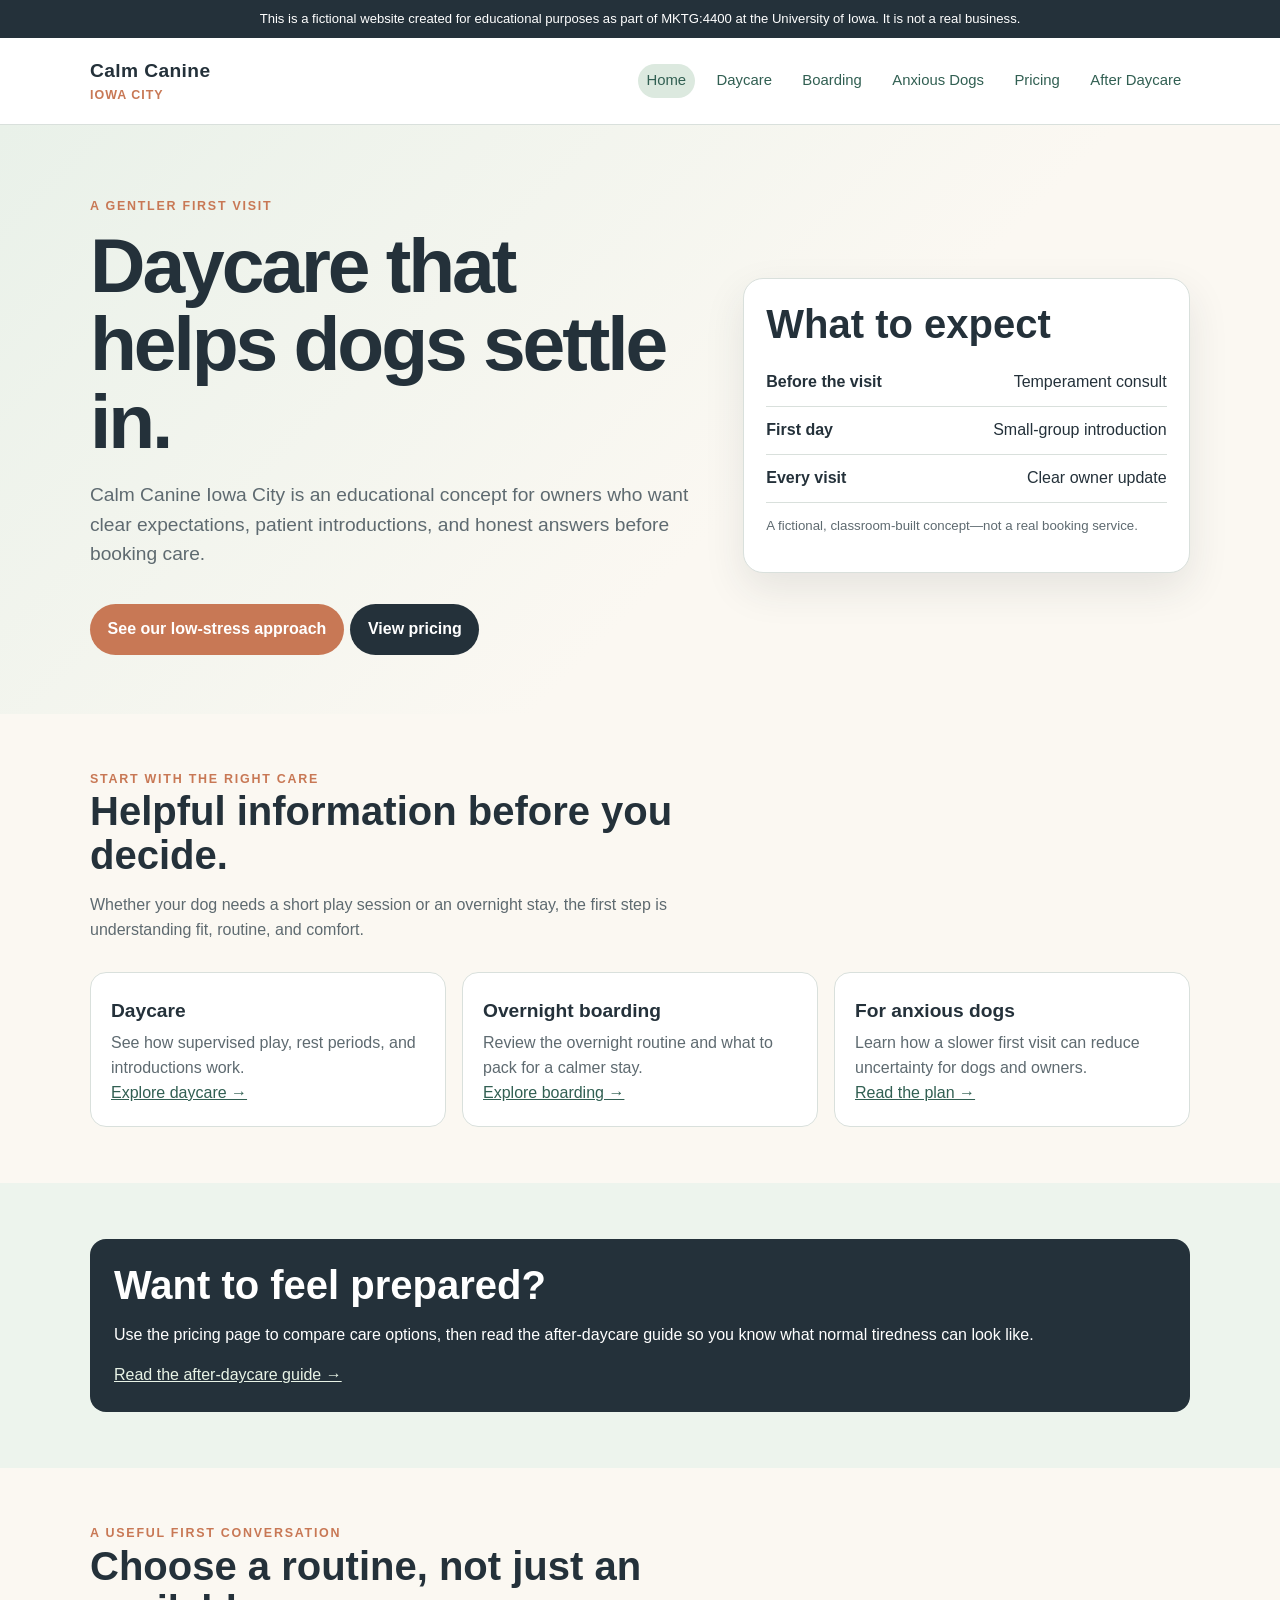
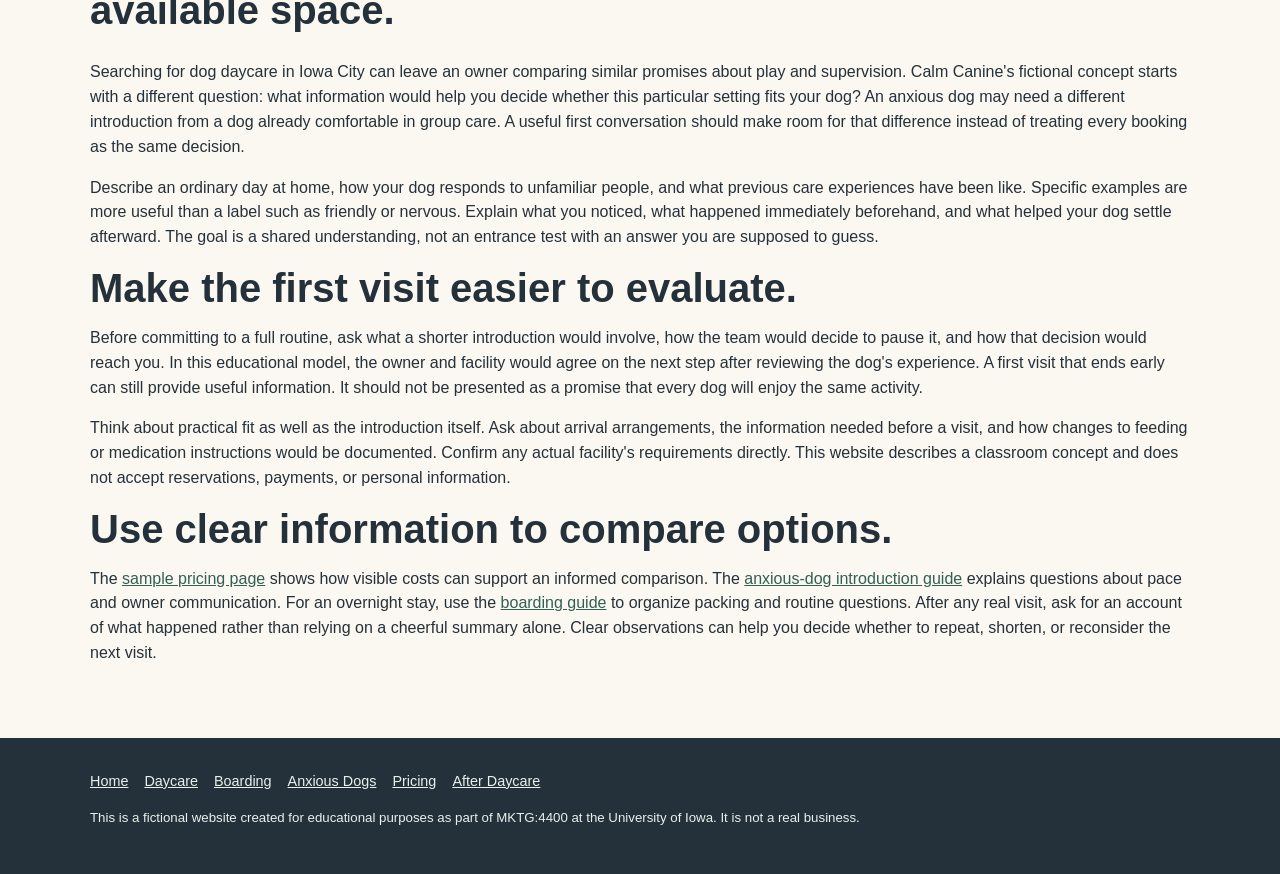
<file: index.html>
<!doctype html><html lang="en"><head><meta charset="utf-8"><meta name="viewport" content="width=device-width,initial-scale=1"><meta name="google-site-verification" content="ycqvjDjYan_mFsBPcKoYAcua3IiSXj2gI0hxS4gXZfQ"><title>Calm Canine Iowa City | Low Stress Dog Daycare and Boarding</title><meta name="description" content="Calm Canine Iowa City offers low-stress daycare, overnight boarding, transparent pricing, and careful introductions for first-time and anxious dogs."><link rel="canonical" href="https://colinchamberlin05.github.io/calm-canine-iowa-city/"><link rel="stylesheet" href="styles.css"><script async src="https://www.googletagmanager.com/gtag/js?id=G-V52MKP2N4M"></script><script>window.dataLayer=window.dataLayer||[];function gtag(){dataLayer.push(arguments);}gtag('js',new Date());gtag('config','G-V52MKP2N4M');</script></head><body><div class="notice">This is a fictional website created for educational purposes as part of MKTG:4400 at the University of Iowa. It is not a real business.</div><header class="site-header"><div class="wrap nav"><a class="brand" href="index.html">Calm Canine<span>Iowa City</span></a><nav class="links" aria-label="Primary"><a href="index.html" aria-current="page">Home</a><a href="daycare.html">Daycare</a><a href="boarding.html">Boarding</a><a href="anxious-dogs.html">Anxious Dogs</a><a href="pricing.html">Pricing</a><a href="after-daycare.html">After Daycare</a></nav></div></header><main><section class="hero"><div class="wrap hero-grid"><div><div class="eyebrow">A gentler first visit</div><h1>Daycare that helps dogs settle in.</h1><p class="lead">Calm Canine Iowa City is an educational concept for owners who want clear expectations, patient introductions, and honest answers before booking care.</p><a class="button" href="anxious-dogs.html">See our low-stress approach</a><a class="button secondary" href="pricing.html">View pricing</a></div><div class="hero-card"><h2>What to expect</h2><div class="stat"><strong>Before the visit</strong><span>Temperament consult</span></div><div class="stat"><strong>First day</strong><span>Small-group introduction</span></div><div class="stat"><strong>Every visit</strong><span>Clear owner update</span></div><p class="small muted">A fictional, classroom-built concept—not a real booking service.</p></div></div></section><section class="section"><div class="wrap"><div class="section-head"><div class="eyebrow">Start with the right care</div><h2>Helpful information before you decide.</h2><p class="muted">Whether your dog needs a short play session or an overnight stay, the first step is understanding fit, routine, and comfort.</p></div><div class="grid"><article class="card"><h3>Daycare</h3><p>See how supervised play, rest periods, and introductions work.</p><a href="daycare.html">Explore daycare →</a></article><article class="card"><h3>Overnight boarding</h3><p>Review the overnight routine and what to pack for a calmer stay.</p><a href="boarding.html">Explore boarding →</a></article><article class="card"><h3>For anxious dogs</h3><p>Learn how a slower first visit can reduce uncertainty for dogs and owners.</p><a href="anxious-dogs.html">Read the plan →</a></article></div></div></section><section class="section alt"><div class="wrap"><div class="callout"><h2>Want to feel prepared?</h2><p>Use the pricing page to compare care options, then read the after-daycare guide so you know what normal tiredness can look like.</p><a href="after-daycare.html">Read the after-daycare guide →</a></div></div></section><section class="section"><div class="wrap"><div class="section-head"><div class="eyebrow">A useful first conversation</div><h2>Choose a routine, not just an available space.</h2></div><p>Searching for dog daycare in Iowa City can leave an owner comparing similar promises about play and supervision. Calm Canine's fictional concept starts with a different question: what information would help you decide whether this particular setting fits your dog? An anxious dog may need a different introduction from a dog already comfortable in group care. A useful first conversation should make room for that difference instead of treating every booking as the same decision.</p><p>Describe an ordinary day at home, how your dog responds to unfamiliar people, and what previous care experiences have been like. Specific examples are more useful than a label such as friendly or nervous. Explain what you noticed, what happened immediately beforehand, and what helped your dog settle afterward. The goal is a shared understanding, not an entrance test with an answer you are supposed to guess.</p><h2>Make the first visit easier to evaluate.</h2><p>Before committing to a full routine, ask what a shorter introduction would involve, how the team would decide to pause it, and how that decision would reach you. In this educational model, the owner and facility would agree on the next step after reviewing the dog's experience. A first visit that ends early can still provide useful information. It should not be presented as a promise that every dog will enjoy the same activity.</p><p>Think about practical fit as well as the introduction itself. Ask about arrival arrangements, the information needed before a visit, and how changes to feeding or medication instructions would be documented. Confirm any actual facility's requirements directly. This website describes a classroom concept and does not accept reservations, payments, or personal information.</p><h2>Use clear information to compare options.</h2><p>The <a href="pricing.html">sample pricing page</a> shows how visible costs can support an informed comparison. The <a href="anxious-dogs.html">anxious-dog introduction guide</a> explains questions about pace and owner communication. For an overnight stay, use the <a href="boarding.html">boarding guide</a> to organize packing and routine questions. After any real visit, ask for an account of what happened rather than relying on a cheerful summary alone. Clear observations can help you decide whether to repeat, shorten, or reconsider the next visit.</p></div></section></main><footer class="footer"><div class="wrap"><div class="footer-nav"><a href="index.html">Home</a><a href="daycare.html">Daycare</a><a href="boarding.html">Boarding</a><a href="anxious-dogs.html">Anxious Dogs</a><a href="pricing.html">Pricing</a><a href="after-daycare.html">After Daycare</a></div><p class="small">This is a fictional website created for educational purposes as part of MKTG:4400 at the University of Iowa. It is not a real business.</p></div></footer></body></html>
</file>
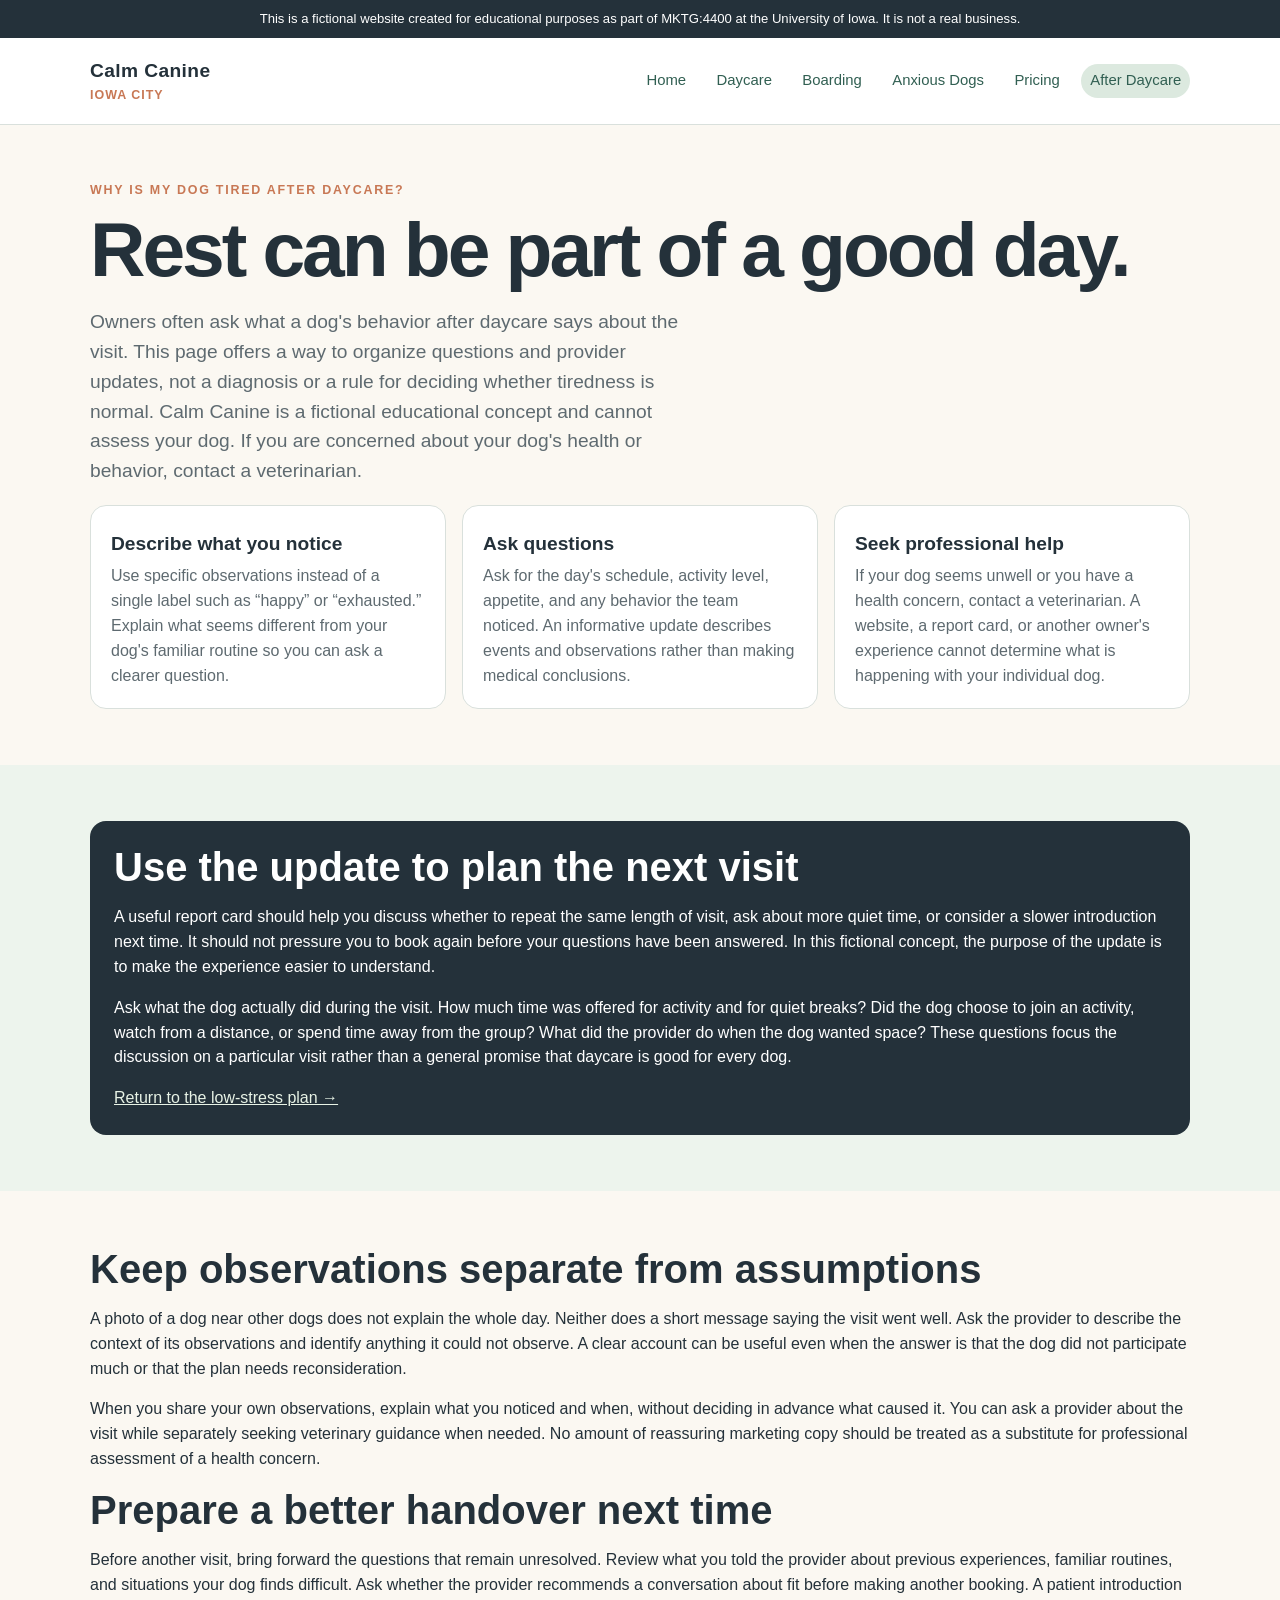
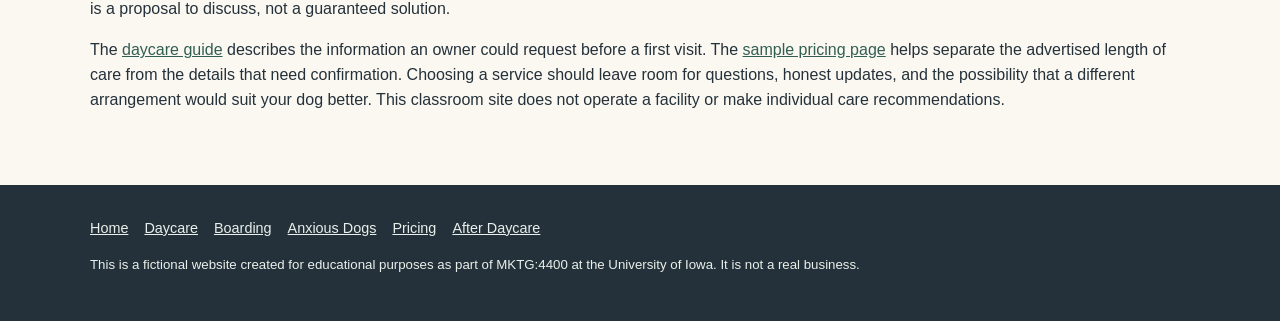
<file: after-daycare.html>
<!doctype html><html lang="en"><head><meta charset="utf-8"><meta name="viewport" content="width=device-width,initial-scale=1"><title>Why Is My Dog Tired After Daycare | Calm Canine</title><meta name="description" content="Questions for your daycare provider after a visit, with clear owner observations and a reminder to seek veterinary guidance for health concerns."><link rel="canonical" href="https://colinchamberlin05.github.io/calm-canine-iowa-city/after-daycare.html"><link rel="stylesheet" href="styles.css"><script async src="https://www.googletagmanager.com/gtag/js?id=G-V52MKP2N4M"></script><script>window.dataLayer=window.dataLayer||[];function gtag(){dataLayer.push(arguments);}gtag('js',new Date());gtag('config','G-V52MKP2N4M');</script></head><body><div class="notice">This is a fictional website created for educational purposes as part of MKTG:4400 at the University of Iowa. It is not a real business.</div><header class="site-header"><div class="wrap nav"><a class="brand" href="index.html">Calm Canine<span>Iowa City</span></a><nav class="links" aria-label="Primary"><a href="index.html">Home</a><a href="daycare.html">Daycare</a><a href="boarding.html">Boarding</a><a href="anxious-dogs.html">Anxious Dogs</a><a href="pricing.html">Pricing</a><a href="after-daycare.html" aria-current="page">After Daycare</a></nav></div></header><main>
<section class="section"><div class="wrap"><div class="eyebrow">Why is my dog tired after daycare?</div><h1>Rest can be part of a good day.</h1><p class="lead">Owners often ask what a dog's behavior after daycare says about the visit. This page offers a way to organize questions and provider updates, not a diagnosis or a rule for deciding whether tiredness is normal. Calm Canine is a fictional educational concept and cannot assess your dog. If you are concerned about your dog's health or behavior, contact a veterinarian.</p><div class="grid"><article class="card"><h3>Describe what you notice</h3><p>Use specific observations instead of a single label such as “happy” or “exhausted.” Explain what seems different from your dog's familiar routine so you can ask a clearer question.</p></article><article class="card"><h3>Ask questions</h3><p>Ask for the day's schedule, activity level, appetite, and any behavior the team noticed. An informative update describes events and observations rather than making medical conclusions.</p></article><article class="card"><h3>Seek professional help</h3><p>If your dog seems unwell or you have a health concern, contact a veterinarian. A website, a report card, or another owner's experience cannot determine what is happening with your individual dog.</p></article></div></div></section>
<section class="section alt"><div class="wrap"><div class="callout"><h2>Use the update to plan the next visit</h2><p>A useful report card should help you discuss whether to repeat the same length of visit, ask about more quiet time, or consider a slower introduction next time. It should not pressure you to book again before your questions have been answered. In this fictional concept, the purpose of the update is to make the experience easier to understand.</p><p>Ask what the dog actually did during the visit. How much time was offered for activity and for quiet breaks? Did the dog choose to join an activity, watch from a distance, or spend time away from the group? What did the provider do when the dog wanted space? These questions focus the discussion on a particular visit rather than a general promise that daycare is good for every dog.</p><a href="anxious-dogs.html">Return to the low-stress plan →</a></div></div></section>
<section class="section"><div class="wrap"><h2>Keep observations separate from assumptions</h2><p>A photo of a dog near other dogs does not explain the whole day. Neither does a short message saying the visit went well. Ask the provider to describe the context of its observations and identify anything it could not observe. A clear account can be useful even when the answer is that the dog did not participate much or that the plan needs reconsideration.</p><p>When you share your own observations, explain what you noticed and when, without deciding in advance what caused it. You can ask a provider about the visit while separately seeking veterinary guidance when needed. No amount of reassuring marketing copy should be treated as a substitute for professional assessment of a health concern.</p><h2>Prepare a better handover next time</h2><p>Before another visit, bring forward the questions that remain unresolved. Review what you told the provider about previous experiences, familiar routines, and situations your dog finds difficult. Ask whether the provider recommends a conversation about fit before making another booking. A patient introduction is a proposal to discuss, not a guaranteed solution.</p><p>The <a href="daycare.html">daycare guide</a> describes the information an owner could request before a first visit. The <a href="pricing.html">sample pricing page</a> helps separate the advertised length of care from the details that need confirmation. Choosing a service should leave room for questions, honest updates, and the possibility that a different arrangement would suit your dog better. This classroom site does not operate a facility or make individual care recommendations.</p></div></section>
</main><footer class="footer"><div class="wrap"><div class="footer-nav"><a href="index.html">Home</a><a href="daycare.html">Daycare</a><a href="boarding.html">Boarding</a><a href="anxious-dogs.html">Anxious Dogs</a><a href="pricing.html">Pricing</a><a href="after-daycare.html">After Daycare</a></div><p class="small">This is a fictional website created for educational purposes as part of MKTG:4400 at the University of Iowa. It is not a real business.</p></div></footer></body></html>
</file>
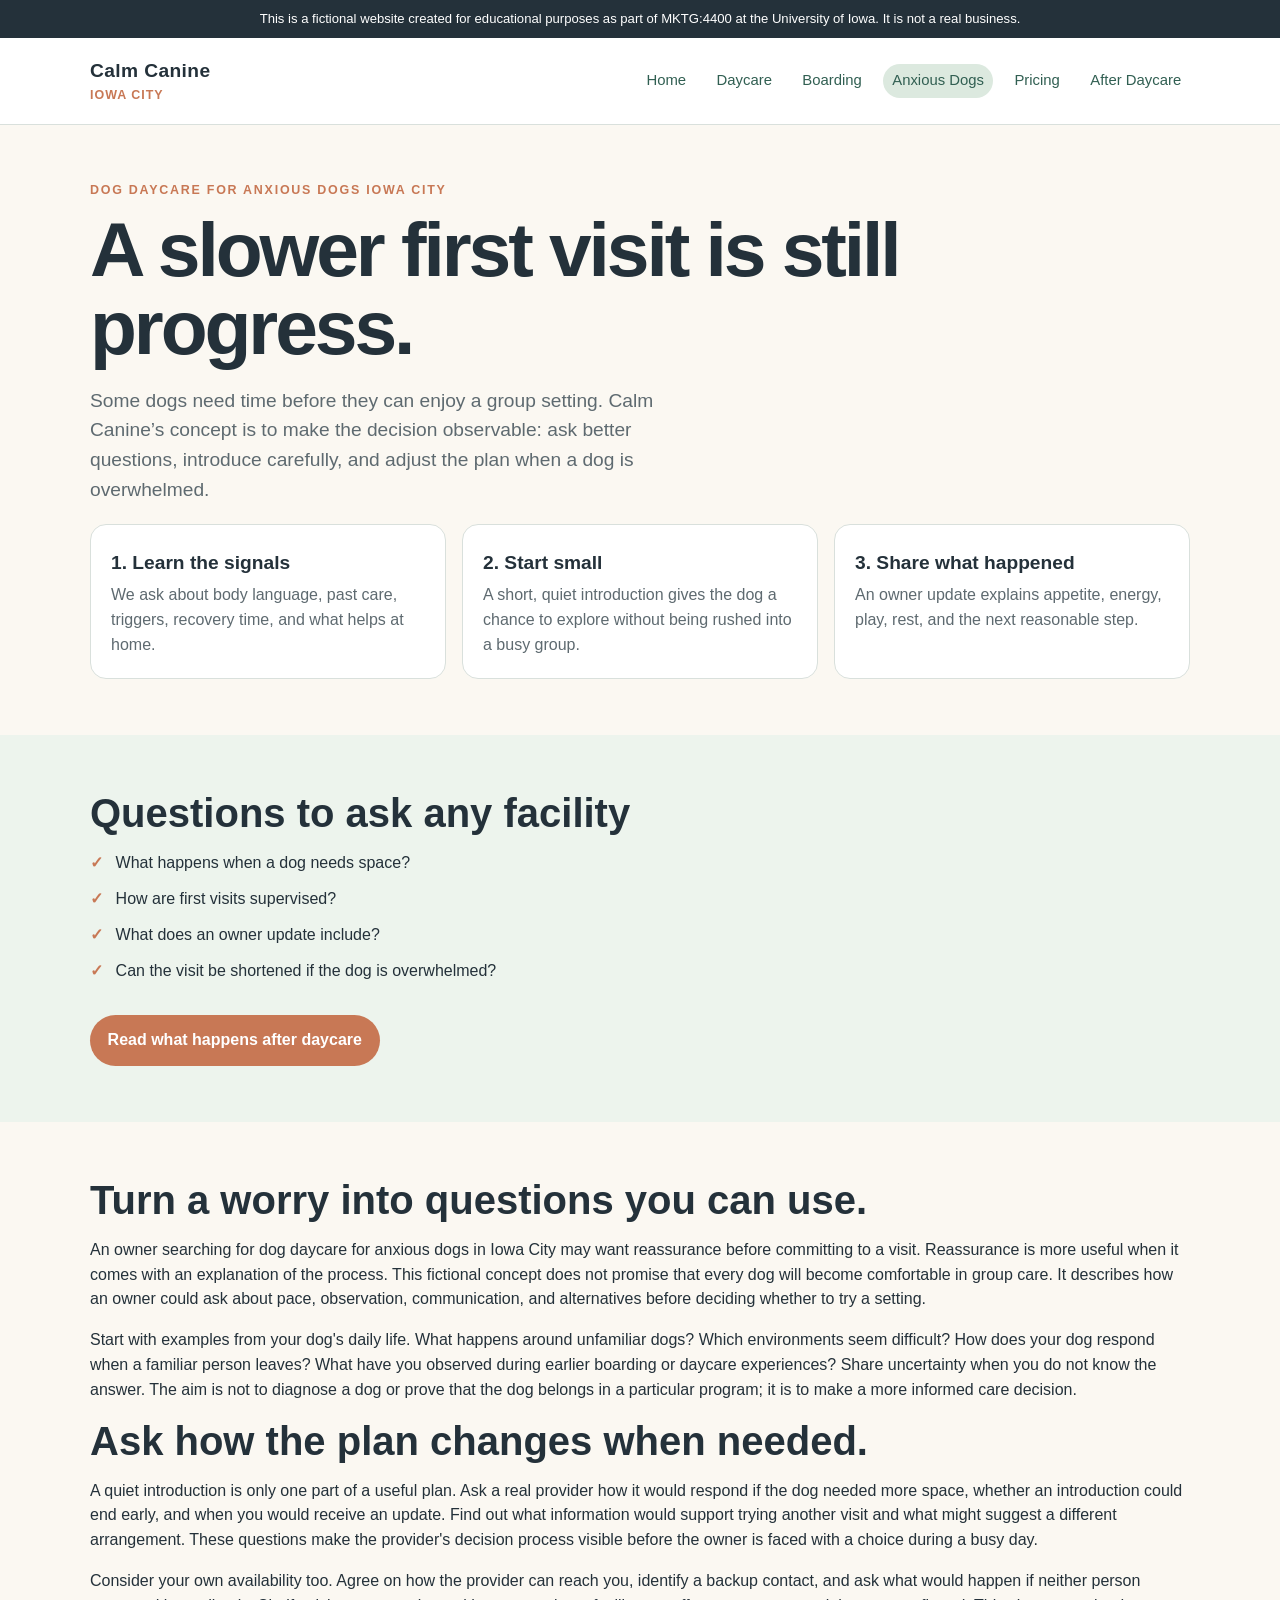
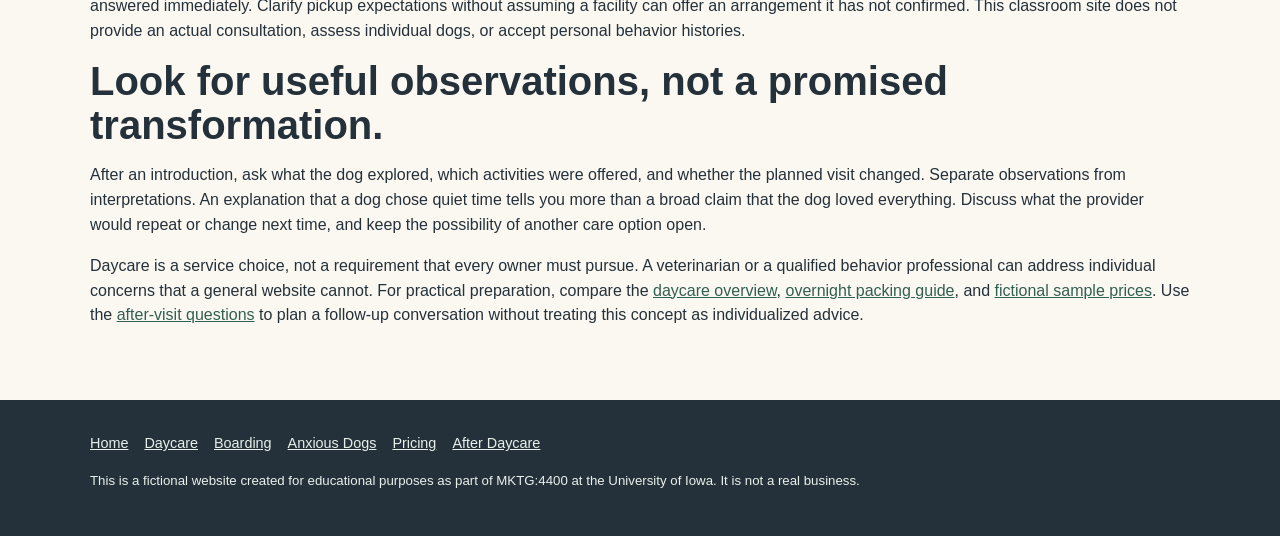
<file: anxious-dogs.html>
<!doctype html><html lang="en"><head><meta charset="utf-8"><meta name="viewport" content="width=device-width,initial-scale=1"><title>Dog Daycare for Anxious Dogs Iowa City | Calm Canine</title><meta name="description" content="A slower first-visit plan for anxious dogs in Iowa City, with temperament questions, quiet introductions, and clear owner communication."><link rel="canonical" href="https://colinchamberlin05.github.io/calm-canine-iowa-city/anxious-dogs.html"><link rel="stylesheet" href="styles.css"><script async src="https://www.googletagmanager.com/gtag/js?id=G-V52MKP2N4M"></script><script>window.dataLayer=window.dataLayer||[];function gtag(){dataLayer.push(arguments);}gtag('js',new Date());gtag('config','G-V52MKP2N4M');</script></head><body><div class="notice">This is a fictional website created for educational purposes as part of MKTG:4400 at the University of Iowa. It is not a real business.</div><header class="site-header"><div class="wrap nav"><a class="brand" href="index.html">Calm Canine<span>Iowa City</span></a><nav class="links" aria-label="Primary"><a href="index.html">Home</a><a href="daycare.html">Daycare</a><a href="boarding.html">Boarding</a><a href="anxious-dogs.html" aria-current="page">Anxious Dogs</a><a href="pricing.html">Pricing</a><a href="after-daycare.html">After Daycare</a></nav></div></header><main><section class="section"><div class="wrap"><div class="eyebrow">Dog daycare for anxious dogs Iowa City</div><h1>A slower first visit is still progress.</h1><p class="lead">Some dogs need time before they can enjoy a group setting. Calm Canine’s concept is to make the decision observable: ask better questions, introduce carefully, and adjust the plan when a dog is overwhelmed.</p><div class="grid"><article class="card"><h3>1. Learn the signals</h3><p>We ask about body language, past care, triggers, recovery time, and what helps at home.</p></article><article class="card"><h3>2. Start small</h3><p>A short, quiet introduction gives the dog a chance to explore without being rushed into a busy group.</p></article><article class="card"><h3>3. Share what happened</h3><p>An owner update explains appetite, energy, play, rest, and the next reasonable step.</p></article></div></div></section><section class="section alt"><div class="wrap"><h2>Questions to ask any facility</h2><ul class="checklist"><li>What happens when a dog needs space?</li><li>How are first visits supervised?</li><li>What does an owner update include?</li><li>Can the visit be shortened if the dog is overwhelmed?</li></ul><a class="button" href="after-daycare.html">Read what happens after daycare</a></div></section><section class="section"><div class="wrap"><h2>Turn a worry into questions you can use.</h2><p>An owner searching for dog daycare for anxious dogs in Iowa City may want reassurance before committing to a visit. Reassurance is more useful when it comes with an explanation of the process. This fictional concept does not promise that every dog will become comfortable in group care. It describes how an owner could ask about pace, observation, communication, and alternatives before deciding whether to try a setting.</p><p>Start with examples from your dog's daily life. What happens around unfamiliar dogs? Which environments seem difficult? How does your dog respond when a familiar person leaves? What have you observed during earlier boarding or daycare experiences? Share uncertainty when you do not know the answer. The aim is not to diagnose a dog or prove that the dog belongs in a particular program; it is to make a more informed care decision.</p><h2>Ask how the plan changes when needed.</h2><p>A quiet introduction is only one part of a useful plan. Ask a real provider how it would respond if the dog needed more space, whether an introduction could end early, and when you would receive an update. Find out what information would support trying another visit and what might suggest a different arrangement. These questions make the provider's decision process visible before the owner is faced with a choice during a busy day.</p><p>Consider your own availability too. Agree on how the provider can reach you, identify a backup contact, and ask what would happen if neither person answered immediately. Clarify pickup expectations without assuming a facility can offer an arrangement it has not confirmed. This classroom site does not provide an actual consultation, assess individual dogs, or accept personal behavior histories.</p><h2>Look for useful observations, not a promised transformation.</h2><p>After an introduction, ask what the dog explored, which activities were offered, and whether the planned visit changed. Separate observations from interpretations. An explanation that a dog chose quiet time tells you more than a broad claim that the dog loved everything. Discuss what the provider would repeat or change next time, and keep the possibility of another care option open.</p><p>Daycare is a service choice, not a requirement that every owner must pursue. A veterinarian or a qualified behavior professional can address individual concerns that a general website cannot. For practical preparation, compare the <a href="daycare.html">daycare overview</a>, <a href="boarding.html">overnight packing guide</a>, and <a href="pricing.html">fictional sample prices</a>. Use the <a href="after-daycare.html">after-visit questions</a> to plan a follow-up conversation without treating this concept as individualized advice.</p></div></section></main><footer class="footer"><div class="wrap"><div class="footer-nav"><a href="index.html">Home</a><a href="daycare.html">Daycare</a><a href="boarding.html">Boarding</a><a href="anxious-dogs.html">Anxious Dogs</a><a href="pricing.html">Pricing</a><a href="after-daycare.html">After Daycare</a></div><p class="small">This is a fictional website created for educational purposes as part of MKTG:4400 at the University of Iowa. It is not a real business.</p></div></footer></body></html>
</file>
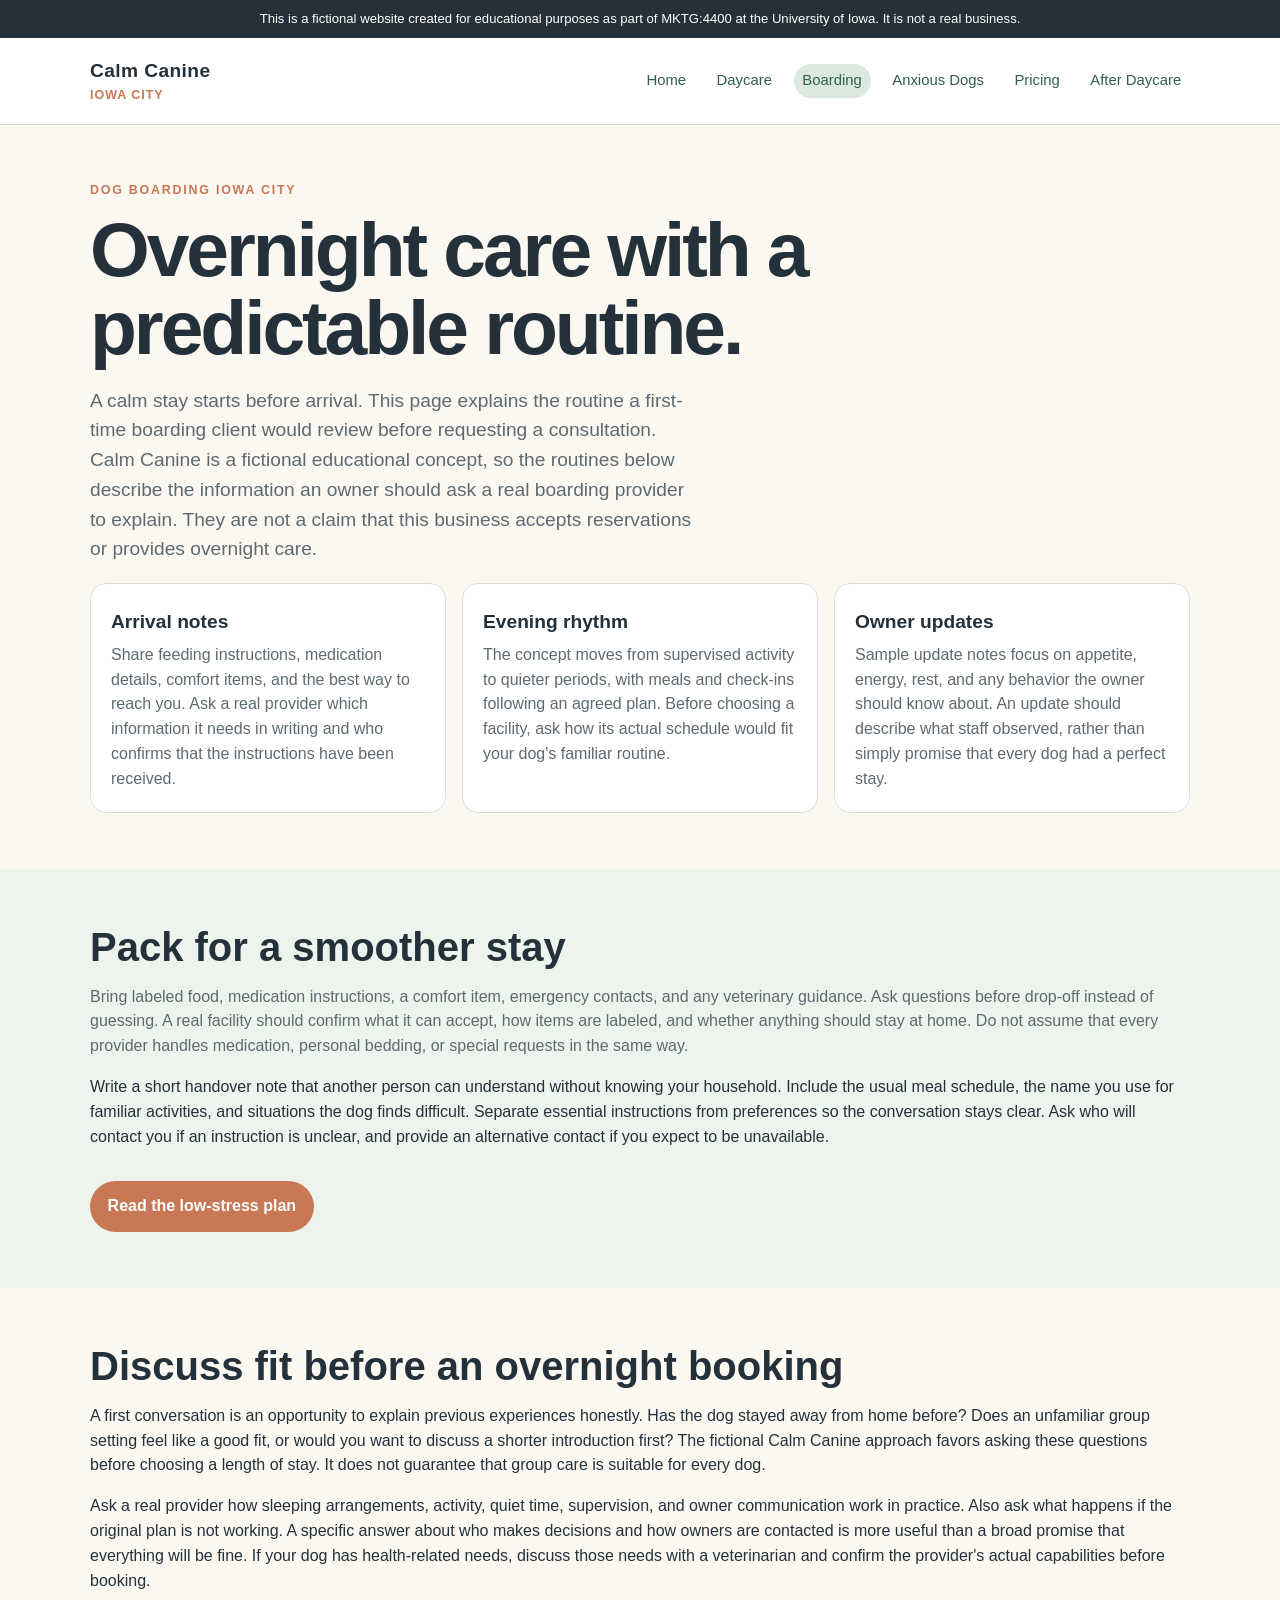
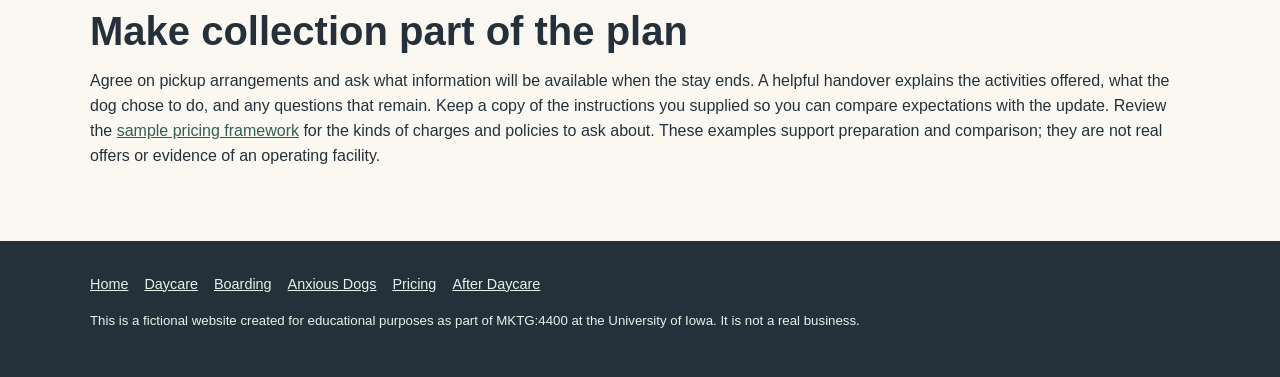
<file: boarding.html>
<!doctype html><html lang="en"><head><meta charset="utf-8"><meta name="viewport" content="width=device-width,initial-scale=1"><title>Dog Boarding Iowa City | Calm Canine</title><meta name="description" content="Explore a calm overnight boarding routine in Iowa City, including arrival notes, rest, feeding, and owner updates."><link rel="canonical" href="https://colinchamberlin05.github.io/calm-canine-iowa-city/boarding.html"><link rel="stylesheet" href="styles.css"><script async src="https://www.googletagmanager.com/gtag/js?id=G-V52MKP2N4M"></script><script>window.dataLayer=window.dataLayer||[];function gtag(){dataLayer.push(arguments);}gtag('js',new Date());gtag('config','G-V52MKP2N4M');</script></head><body><div class="notice">This is a fictional website created for educational purposes as part of MKTG:4400 at the University of Iowa. It is not a real business.</div><header class="site-header"><div class="wrap nav"><a class="brand" href="index.html">Calm Canine<span>Iowa City</span></a><nav class="links" aria-label="Primary"><a href="index.html">Home</a><a href="daycare.html">Daycare</a><a href="boarding.html" aria-current="page">Boarding</a><a href="anxious-dogs.html">Anxious Dogs</a><a href="pricing.html">Pricing</a><a href="after-daycare.html">After Daycare</a></nav></div></header><main>
<section class="section"><div class="wrap"><div class="eyebrow">Dog boarding Iowa City</div><h1>Overnight care with a predictable routine.</h1><p class="lead">A calm stay starts before arrival. This page explains the routine a first-time boarding client would review before requesting a consultation. Calm Canine is a fictional educational concept, so the routines below describe the information an owner should ask a real boarding provider to explain. They are not a claim that this business accepts reservations or provides overnight care.</p><div class="grid"><article class="card"><h3>Arrival notes</h3><p>Share feeding instructions, medication details, comfort items, and the best way to reach you. Ask a real provider which information it needs in writing and who confirms that the instructions have been received.</p></article><article class="card"><h3>Evening rhythm</h3><p>The concept moves from supervised activity to quieter periods, with meals and check-ins following an agreed plan. Before choosing a facility, ask how its actual schedule would fit your dog's familiar routine.</p></article><article class="card"><h3>Owner updates</h3><p>Sample update notes focus on appetite, energy, rest, and any behavior the owner should know about. An update should describe what staff observed, rather than simply promise that every dog had a perfect stay.</p></article></div></div></section>
<section class="section alt"><div class="wrap"><h2>Pack for a smoother stay</h2><p class="muted">Bring labeled food, medication instructions, a comfort item, emergency contacts, and any veterinary guidance. Ask questions before drop-off instead of guessing. A real facility should confirm what it can accept, how items are labeled, and whether anything should stay at home. Do not assume that every provider handles medication, personal bedding, or special requests in the same way.</p><p>Write a short handover note that another person can understand without knowing your household. Include the usual meal schedule, the name you use for familiar activities, and situations the dog finds difficult. Separate essential instructions from preferences so the conversation stays clear. Ask who will contact you if an instruction is unclear, and provide an alternative contact if you expect to be unavailable.</p><a class="button" href="anxious-dogs.html">Read the low-stress plan</a></div></section>
<section class="section"><div class="wrap"><h2>Discuss fit before an overnight booking</h2><p>A first conversation is an opportunity to explain previous experiences honestly. Has the dog stayed away from home before? Does an unfamiliar group setting feel like a good fit, or would you want to discuss a shorter introduction first? The fictional Calm Canine approach favors asking these questions before choosing a length of stay. It does not guarantee that group care is suitable for every dog.</p><p>Ask a real provider how sleeping arrangements, activity, quiet time, supervision, and owner communication work in practice. Also ask what happens if the original plan is not working. A specific answer about who makes decisions and how owners are contacted is more useful than a broad promise that everything will be fine. If your dog has health-related needs, discuss those needs with a veterinarian and confirm the provider's actual capabilities before booking.</p><h2>Make collection part of the plan</h2><p>Agree on pickup arrangements and ask what information will be available when the stay ends. A helpful handover explains the activities offered, what the dog chose to do, and any questions that remain. Keep a copy of the instructions you supplied so you can compare expectations with the update. Review the <a href="pricing.html">sample pricing framework</a> for the kinds of charges and policies to ask about. These examples support preparation and comparison; they are not real offers or evidence of an operating facility.</p></div></section>
</main><footer class="footer"><div class="wrap"><div class="footer-nav"><a href="index.html">Home</a><a href="daycare.html">Daycare</a><a href="boarding.html">Boarding</a><a href="anxious-dogs.html">Anxious Dogs</a><a href="pricing.html">Pricing</a><a href="after-daycare.html">After Daycare</a></div><p class="small">This is a fictional website created for educational purposes as part of MKTG:4400 at the University of Iowa. It is not a real business.</p></div></footer></body></html>
</file>
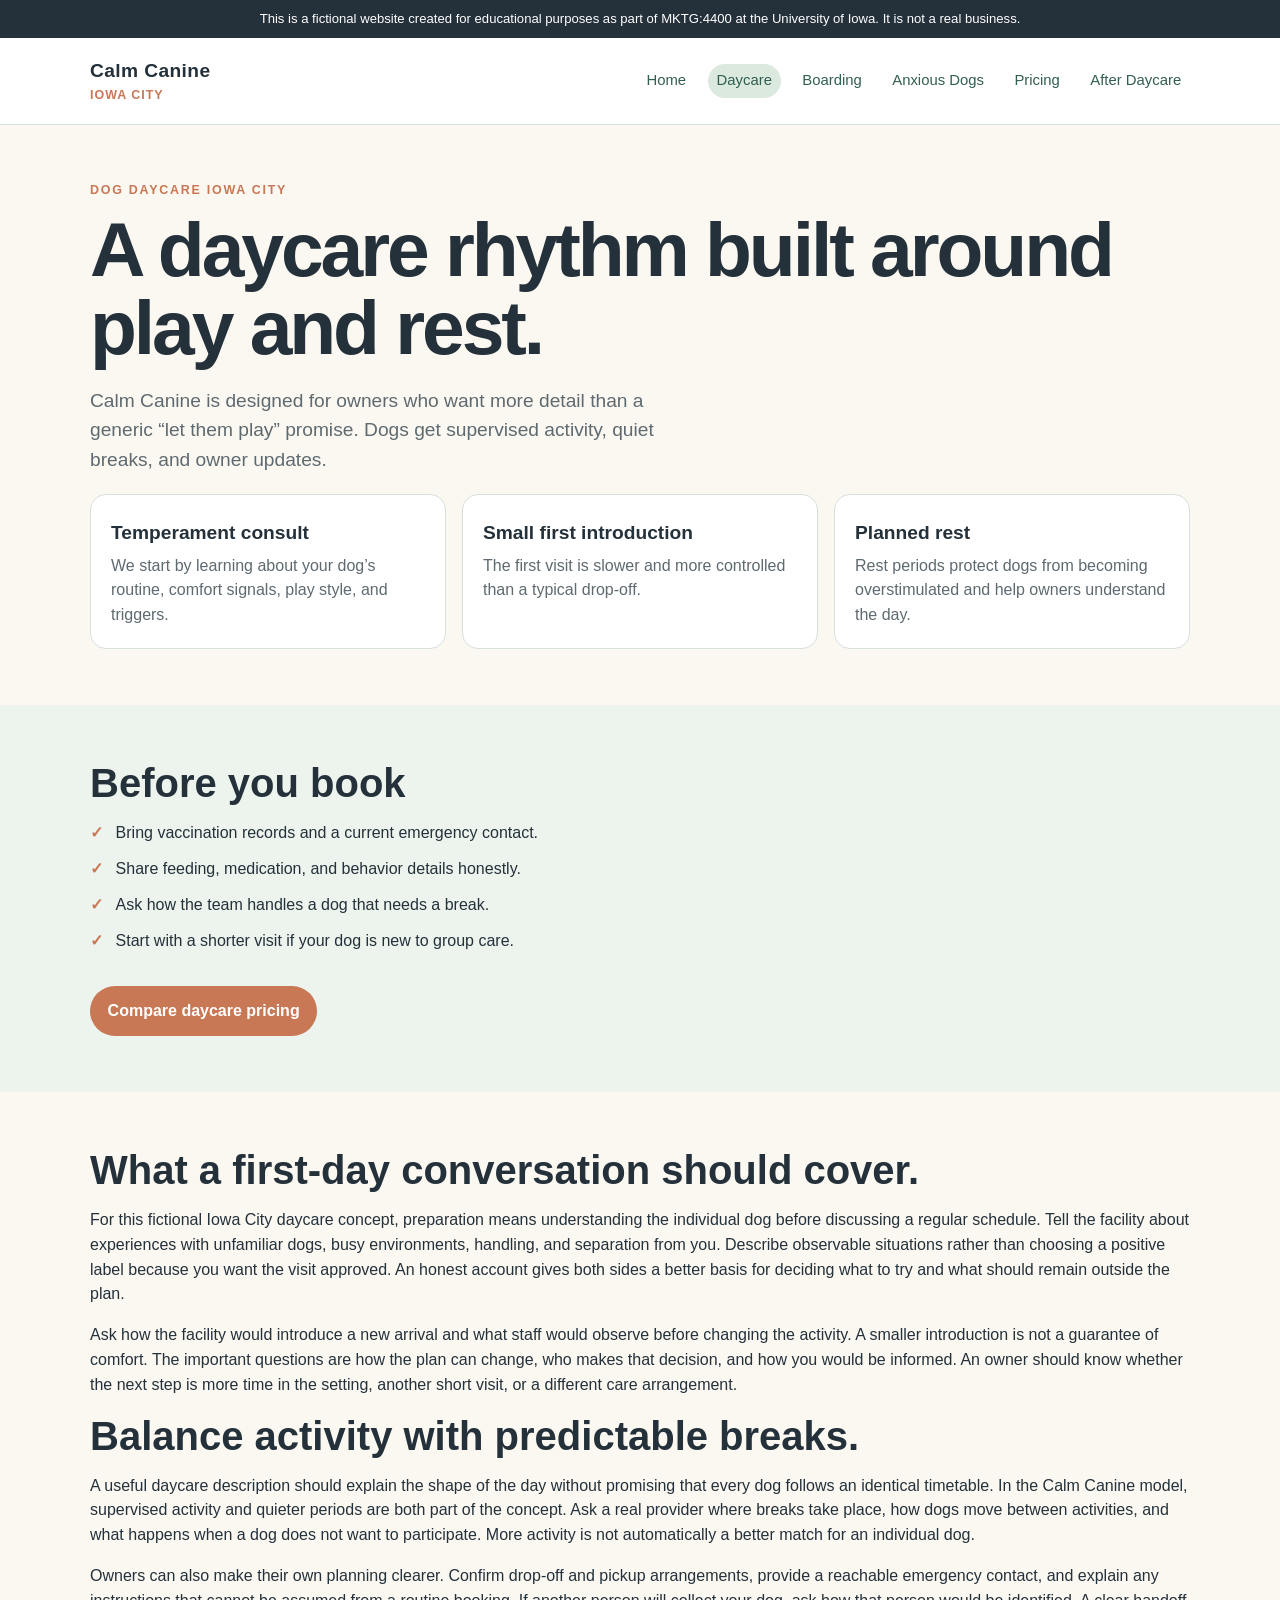
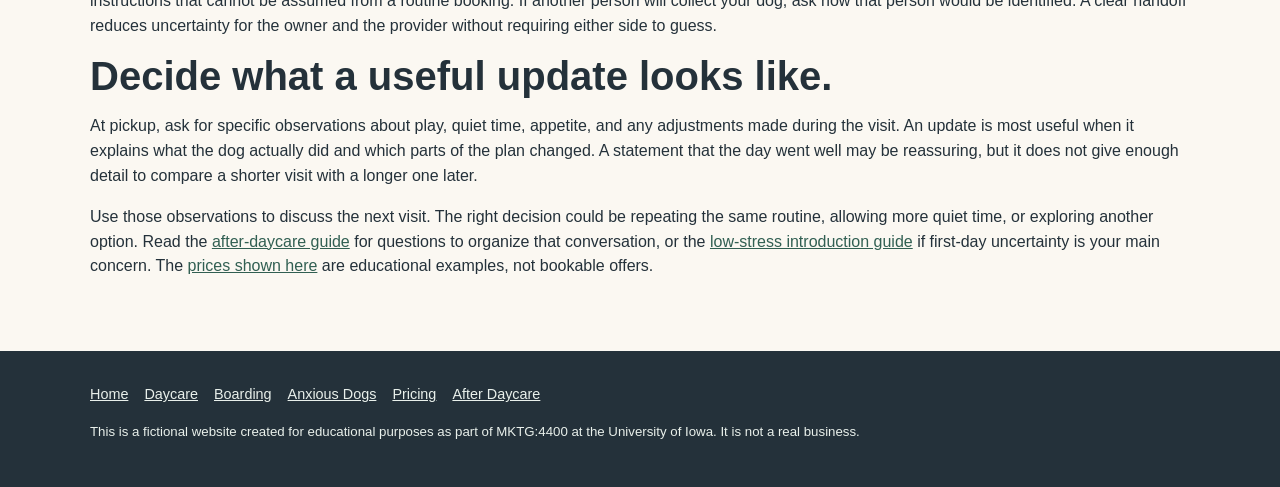
<file: daycare.html>
<!doctype html><html lang="en"><head><meta charset="utf-8"><meta name="viewport" content="width=device-width,initial-scale=1"><title>Dog Daycare Iowa City | Calm Canine</title><meta name="description" content="Learn how Calm Canine Iowa City plans supervised daycare, rest periods, and first-visit introductions for local dogs."><link rel="canonical" href="https://colinchamberlin05.github.io/calm-canine-iowa-city/daycare.html"><link rel="stylesheet" href="styles.css"><script async src="https://www.googletagmanager.com/gtag/js?id=G-V52MKP2N4M"></script><script>window.dataLayer=window.dataLayer||[];function gtag(){dataLayer.push(arguments);}gtag('js',new Date());gtag('config','G-V52MKP2N4M');</script></head><body><div class="notice">This is a fictional website created for educational purposes as part of MKTG:4400 at the University of Iowa. It is not a real business.</div><header class="site-header"><div class="wrap nav"><a class="brand" href="index.html">Calm Canine<span>Iowa City</span></a><nav class="links" aria-label="Primary"><a href="index.html">Home</a><a href="daycare.html" aria-current="page">Daycare</a><a href="boarding.html">Boarding</a><a href="anxious-dogs.html">Anxious Dogs</a><a href="pricing.html">Pricing</a><a href="after-daycare.html">After Daycare</a></nav></div></header><main><section class="section"><div class="wrap"><div class="eyebrow">Dog daycare Iowa City</div><h1>A daycare rhythm built around play and rest.</h1><p class="lead">Calm Canine is designed for owners who want more detail than a generic “let them play” promise. Dogs get supervised activity, quiet breaks, and owner updates.</p><div class="grid"><article class="card"><h3>Temperament consult</h3><p>We start by learning about your dog’s routine, comfort signals, play style, and triggers.</p></article><article class="card"><h3>Small first introduction</h3><p>The first visit is slower and more controlled than a typical drop-off.</p></article><article class="card"><h3>Planned rest</h3><p>Rest periods protect dogs from becoming overstimulated and help owners understand the day.</p></article></div></div></section><section class="section alt"><div class="wrap"><h2>Before you book</h2><ul class="checklist"><li>Bring vaccination records and a current emergency contact.</li><li>Share feeding, medication, and behavior details honestly.</li><li>Ask how the team handles a dog that needs a break.</li><li>Start with a shorter visit if your dog is new to group care.</li></ul><a class="button" href="pricing.html">Compare daycare pricing</a></div></section><section class="section"><div class="wrap"><h2>What a first-day conversation should cover.</h2><p>For this fictional Iowa City daycare concept, preparation means understanding the individual dog before discussing a regular schedule. Tell the facility about experiences with unfamiliar dogs, busy environments, handling, and separation from you. Describe observable situations rather than choosing a positive label because you want the visit approved. An honest account gives both sides a better basis for deciding what to try and what should remain outside the plan.</p><p>Ask how the facility would introduce a new arrival and what staff would observe before changing the activity. A smaller introduction is not a guarantee of comfort. The important questions are how the plan can change, who makes that decision, and how you would be informed. An owner should know whether the next step is more time in the setting, another short visit, or a different care arrangement.</p><h2>Balance activity with predictable breaks.</h2><p>A useful daycare description should explain the shape of the day without promising that every dog follows an identical timetable. In the Calm Canine model, supervised activity and quieter periods are both part of the concept. Ask a real provider where breaks take place, how dogs move between activities, and what happens when a dog does not want to participate. More activity is not automatically a better match for an individual dog.</p><p>Owners can also make their own planning clearer. Confirm drop-off and pickup arrangements, provide a reachable emergency contact, and explain any instructions that cannot be assumed from a routine booking. If another person will collect your dog, ask how that person would be identified. A clear handoff reduces uncertainty for the owner and the provider without requiring either side to guess.</p><h2>Decide what a useful update looks like.</h2><p>At pickup, ask for specific observations about play, quiet time, appetite, and any adjustments made during the visit. An update is most useful when it explains what the dog actually did and which parts of the plan changed. A statement that the day went well may be reassuring, but it does not give enough detail to compare a shorter visit with a longer one later.</p><p>Use those observations to discuss the next visit. The right decision could be repeating the same routine, allowing more quiet time, or exploring another option. Read the <a href="after-daycare.html">after-daycare guide</a> for questions to organize that conversation, or the <a href="anxious-dogs.html">low-stress introduction guide</a> if first-day uncertainty is your main concern. The <a href="pricing.html">prices shown here</a> are educational examples, not bookable offers.</p></div></section></main><footer class="footer"><div class="wrap"><div class="footer-nav"><a href="index.html">Home</a><a href="daycare.html">Daycare</a><a href="boarding.html">Boarding</a><a href="anxious-dogs.html">Anxious Dogs</a><a href="pricing.html">Pricing</a><a href="after-daycare.html">After Daycare</a></div><p class="small">This is a fictional website created for educational purposes as part of MKTG:4400 at the University of Iowa. It is not a real business.</p></div></footer></body></html>
</file>
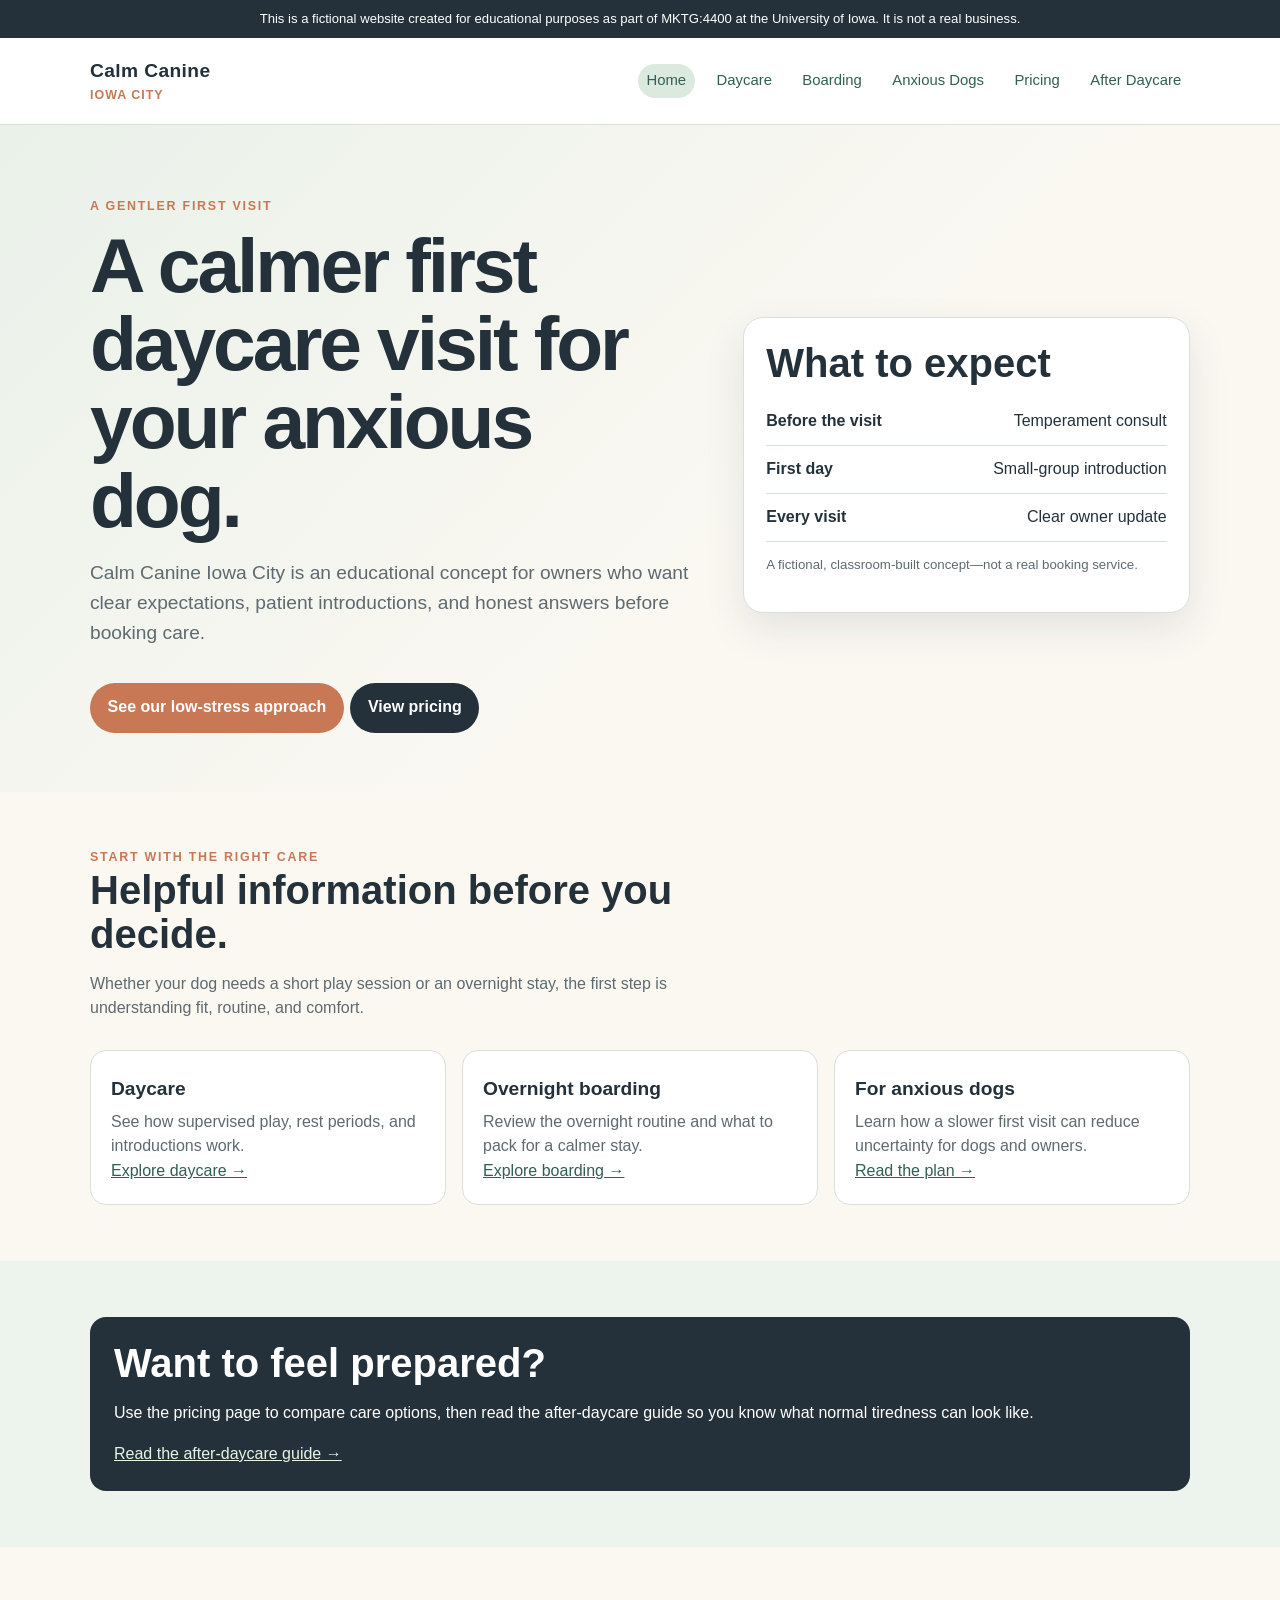
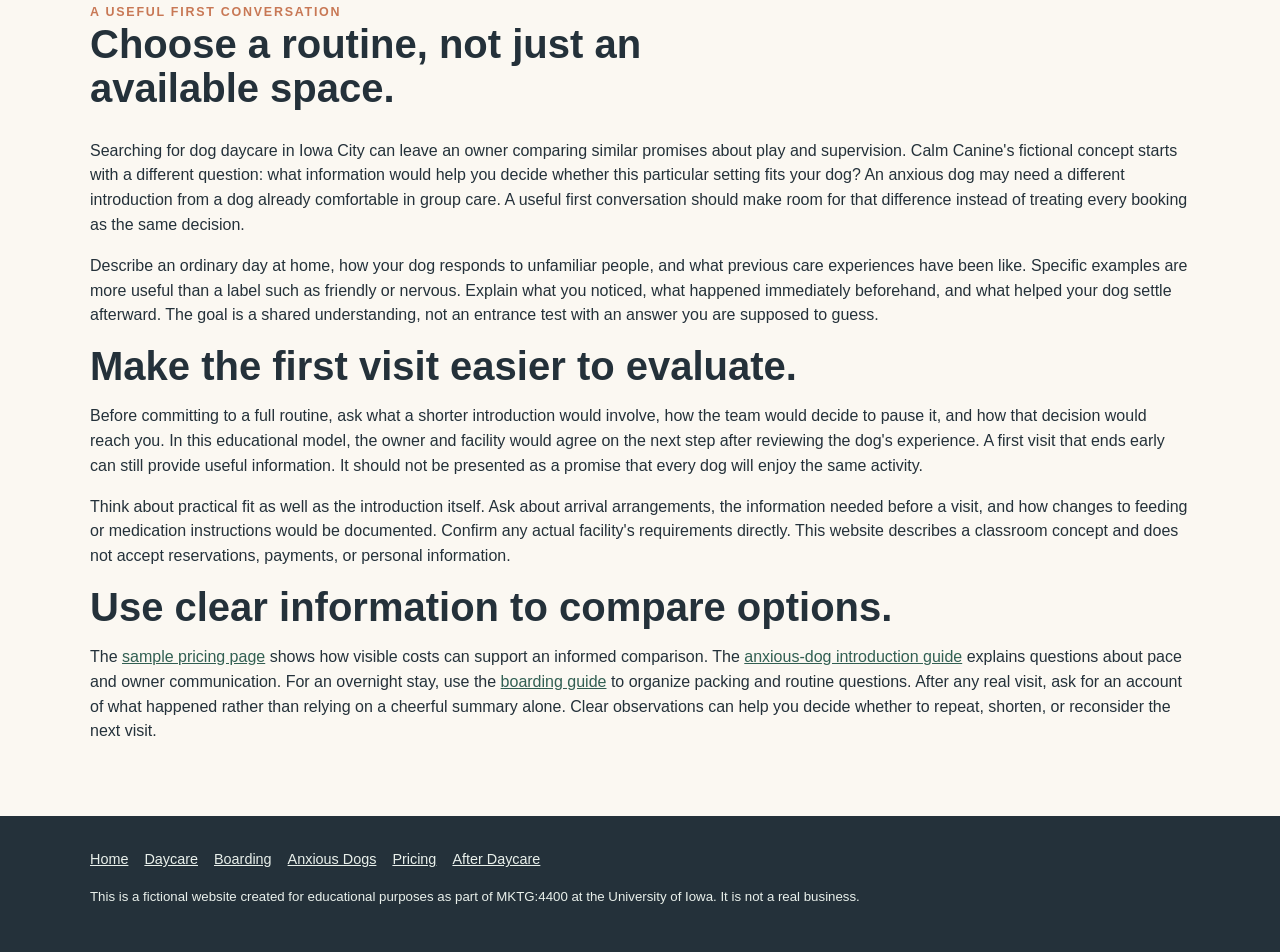
<file: index-ab-b.html>
<!doctype html><html lang="en"><head><meta charset="utf-8"><meta name="viewport" content="width=device-width,initial-scale=1"><meta name="google-site-verification" content="ycqvjDjYan_mFsBPcKoYAcua3IiSXj2gI0hxS4gXZfQ"><title>First Daycare Visit for Anxious Dogs | Calm Canine Iowa City</title><meta name="description" content="Explore a fictional first-visit daycare concept for anxious dogs in Iowa City, with patient introductions, clear expectations, and questions for owners."><link rel="canonical" href="https://colinchamberlin05.github.io/calm-canine-iowa-city/"><link rel="stylesheet" href="styles.css"><script async src="https://www.googletagmanager.com/gtag/js?id=G-V52MKP2N4M"></script><script>window.dataLayer=window.dataLayer||[];function gtag(){dataLayer.push(arguments);}gtag('js',new Date());gtag('config','G-V52MKP2N4M');</script><meta name="robots" content="noindex"></head><body><div class="notice">This is a fictional website created for educational purposes as part of MKTG:4400 at the University of Iowa. It is not a real business.</div><header class="site-header"><div class="wrap nav"><a class="brand" href="index.html">Calm Canine<span>Iowa City</span></a><nav class="links" aria-label="Primary"><a href="index.html" aria-current="page">Home</a><a href="daycare.html">Daycare</a><a href="boarding.html">Boarding</a><a href="anxious-dogs.html">Anxious Dogs</a><a href="pricing.html">Pricing</a><a href="after-daycare.html">After Daycare</a></nav></div></header><main><section class="hero"><div class="wrap hero-grid"><div><div class="eyebrow">A gentler first visit</div><h1>A calmer first daycare visit for your anxious dog.</h1><p class="lead">Calm Canine Iowa City is an educational concept for owners who want clear expectations, patient introductions, and honest answers before booking care.</p><a class="button" href="anxious-dogs.html">See our low-stress approach</a><a class="button secondary" href="pricing.html">View pricing</a></div><div class="hero-card"><h2>What to expect</h2><div class="stat"><strong>Before the visit</strong><span>Temperament consult</span></div><div class="stat"><strong>First day</strong><span>Small-group introduction</span></div><div class="stat"><strong>Every visit</strong><span>Clear owner update</span></div><p class="small muted">A fictional, classroom-built concept—not a real booking service.</p></div></div></section><section class="section"><div class="wrap"><div class="section-head"><div class="eyebrow">Start with the right care</div><h2>Helpful information before you decide.</h2><p class="muted">Whether your dog needs a short play session or an overnight stay, the first step is understanding fit, routine, and comfort.</p></div><div class="grid"><article class="card"><h3>Daycare</h3><p>See how supervised play, rest periods, and introductions work.</p><a href="daycare.html">Explore daycare →</a></article><article class="card"><h3>Overnight boarding</h3><p>Review the overnight routine and what to pack for a calmer stay.</p><a href="boarding.html">Explore boarding →</a></article><article class="card"><h3>For anxious dogs</h3><p>Learn how a slower first visit can reduce uncertainty for dogs and owners.</p><a href="anxious-dogs.html">Read the plan →</a></article></div></div></section><section class="section alt"><div class="wrap"><div class="callout"><h2>Want to feel prepared?</h2><p>Use the pricing page to compare care options, then read the after-daycare guide so you know what normal tiredness can look like.</p><a href="after-daycare.html">Read the after-daycare guide →</a></div></div></section><section class="section"><div class="wrap"><div class="section-head"><div class="eyebrow">A useful first conversation</div><h2>Choose a routine, not just an available space.</h2></div><p>Searching for dog daycare in Iowa City can leave an owner comparing similar promises about play and supervision. Calm Canine's fictional concept starts with a different question: what information would help you decide whether this particular setting fits your dog? An anxious dog may need a different introduction from a dog already comfortable in group care. A useful first conversation should make room for that difference instead of treating every booking as the same decision.</p><p>Describe an ordinary day at home, how your dog responds to unfamiliar people, and what previous care experiences have been like. Specific examples are more useful than a label such as friendly or nervous. Explain what you noticed, what happened immediately beforehand, and what helped your dog settle afterward. The goal is a shared understanding, not an entrance test with an answer you are supposed to guess.</p><h2>Make the first visit easier to evaluate.</h2><p>Before committing to a full routine, ask what a shorter introduction would involve, how the team would decide to pause it, and how that decision would reach you. In this educational model, the owner and facility would agree on the next step after reviewing the dog's experience. A first visit that ends early can still provide useful information. It should not be presented as a promise that every dog will enjoy the same activity.</p><p>Think about practical fit as well as the introduction itself. Ask about arrival arrangements, the information needed before a visit, and how changes to feeding or medication instructions would be documented. Confirm any actual facility's requirements directly. This website describes a classroom concept and does not accept reservations, payments, or personal information.</p><h2>Use clear information to compare options.</h2><p>The <a href="pricing.html">sample pricing page</a> shows how visible costs can support an informed comparison. The <a href="anxious-dogs.html">anxious-dog introduction guide</a> explains questions about pace and owner communication. For an overnight stay, use the <a href="boarding.html">boarding guide</a> to organize packing and routine questions. After any real visit, ask for an account of what happened rather than relying on a cheerful summary alone. Clear observations can help you decide whether to repeat, shorten, or reconsider the next visit.</p></div></section></main><footer class="footer"><div class="wrap"><div class="footer-nav"><a href="index.html">Home</a><a href="daycare.html">Daycare</a><a href="boarding.html">Boarding</a><a href="anxious-dogs.html">Anxious Dogs</a><a href="pricing.html">Pricing</a><a href="after-daycare.html">After Daycare</a></div><p class="small">This is a fictional website created for educational purposes as part of MKTG:4400 at the University of Iowa. It is not a real business.</p></div></footer></body></html>
</file>
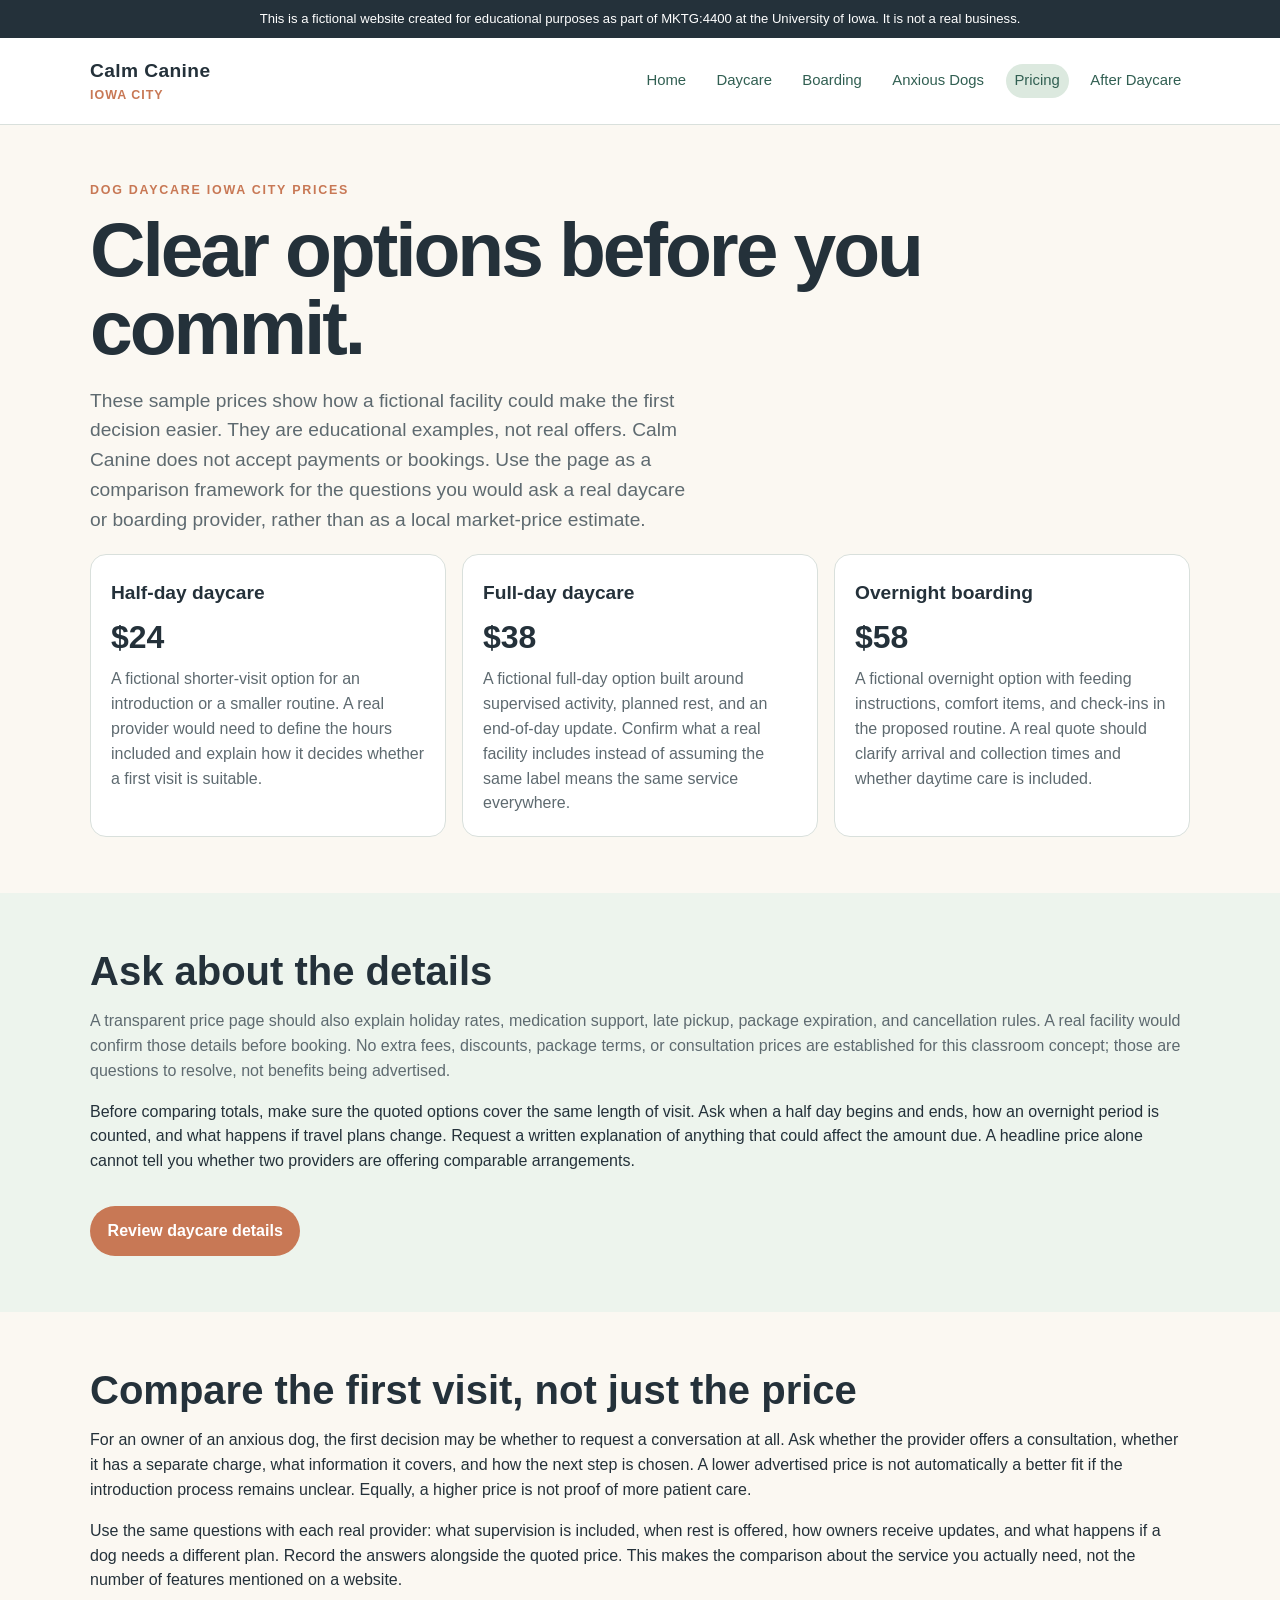
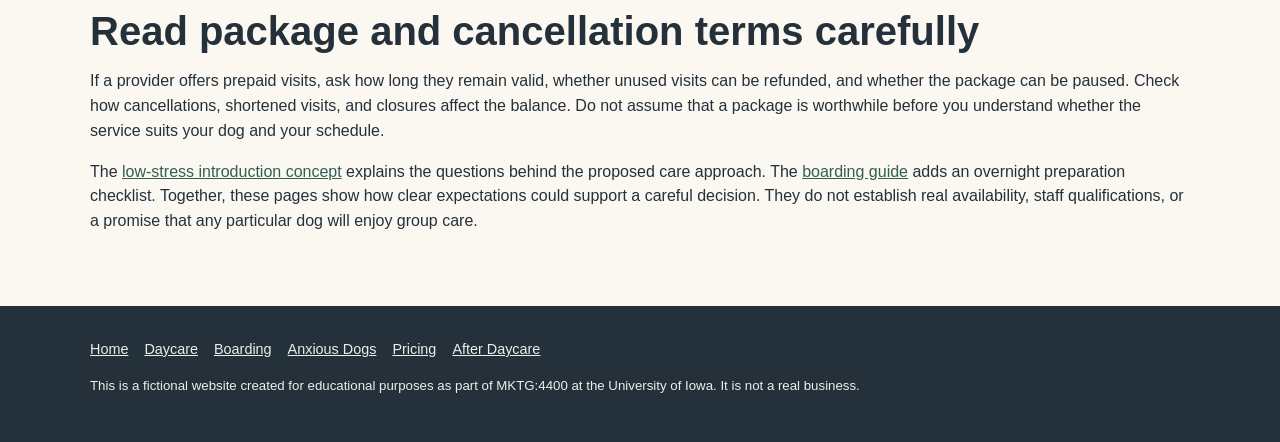
<file: pricing.html>
<!doctype html><html lang="en"><head><meta charset="utf-8"><meta name="viewport" content="width=device-width,initial-scale=1"><title>Dog Daycare Iowa City Prices | Calm Canine</title><meta name="description" content="A transparent sample price framework for Calm Canine Iowa City daycare, boarding, consultations, and packages."><link rel="canonical" href="https://colinchamberlin05.github.io/calm-canine-iowa-city/pricing.html"><link rel="stylesheet" href="styles.css"><script async src="https://www.googletagmanager.com/gtag/js?id=G-V52MKP2N4M"></script><script>window.dataLayer=window.dataLayer||[];function gtag(){dataLayer.push(arguments);}gtag('js',new Date());gtag('config','G-V52MKP2N4M');</script></head><body><div class="notice">This is a fictional website created for educational purposes as part of MKTG:4400 at the University of Iowa. It is not a real business.</div><header class="site-header"><div class="wrap nav"><a class="brand" href="index.html">Calm Canine<span>Iowa City</span></a><nav class="links" aria-label="Primary"><a href="index.html">Home</a><a href="daycare.html">Daycare</a><a href="boarding.html">Boarding</a><a href="anxious-dogs.html">Anxious Dogs</a><a href="pricing.html" aria-current="page">Pricing</a><a href="after-daycare.html">After Daycare</a></nav></div></header><main>
<section class="section"><div class="wrap"><div class="eyebrow">Dog daycare Iowa City prices</div><h1>Clear options before you commit.</h1><p class="lead">These sample prices show how a fictional facility could make the first decision easier. They are educational examples, not real offers. Calm Canine does not accept payments or bookings. Use the page as a comparison framework for the questions you would ask a real daycare or boarding provider, rather than as a local market-price estimate.</p><div class="grid"><article class="card"><h3>Half-day daycare</h3><div class="price">$24</div><p>A fictional shorter-visit option for an introduction or a smaller routine. A real provider would need to define the hours included and explain how it decides whether a first visit is suitable.</p></article><article class="card"><h3>Full-day daycare</h3><div class="price">$38</div><p>A fictional full-day option built around supervised activity, planned rest, and an end-of-day update. Confirm what a real facility includes instead of assuming the same label means the same service everywhere.</p></article><article class="card"><h3>Overnight boarding</h3><div class="price">$58</div><p>A fictional overnight option with feeding instructions, comfort items, and check-ins in the proposed routine. A real quote should clarify arrival and collection times and whether daytime care is included.</p></article></div></div></section>
<section class="section alt"><div class="wrap"><h2>Ask about the details</h2><p class="muted">A transparent price page should also explain holiday rates, medication support, late pickup, package expiration, and cancellation rules. A real facility would confirm those details before booking. No extra fees, discounts, package terms, or consultation prices are established for this classroom concept; those are questions to resolve, not benefits being advertised.</p><p>Before comparing totals, make sure the quoted options cover the same length of visit. Ask when a half day begins and ends, how an overnight period is counted, and what happens if travel plans change. Request a written explanation of anything that could affect the amount due. A headline price alone cannot tell you whether two providers are offering comparable arrangements.</p><a class="button" href="daycare.html">Review daycare details</a></div></section>
<section class="section"><div class="wrap"><h2>Compare the first visit, not just the price</h2><p>For an owner of an anxious dog, the first decision may be whether to request a conversation at all. Ask whether the provider offers a consultation, whether it has a separate charge, what information it covers, and how the next step is chosen. A lower advertised price is not automatically a better fit if the introduction process remains unclear. Equally, a higher price is not proof of more patient care.</p><p>Use the same questions with each real provider: what supervision is included, when rest is offered, how owners receive updates, and what happens if a dog needs a different plan. Record the answers alongside the quoted price. This makes the comparison about the service you actually need, not the number of features mentioned on a website.</p><h2>Read package and cancellation terms carefully</h2><p>If a provider offers prepaid visits, ask how long they remain valid, whether unused visits can be refunded, and whether the package can be paused. Check how cancellations, shortened visits, and closures affect the balance. Do not assume that a package is worthwhile before you understand whether the service suits your dog and your schedule.</p><p>The <a href="anxious-dogs.html">low-stress introduction concept</a> explains the questions behind the proposed care approach. The <a href="boarding.html">boarding guide</a> adds an overnight preparation checklist. Together, these pages show how clear expectations could support a careful decision. They do not establish real availability, staff qualifications, or a promise that any particular dog will enjoy group care.</p></div></section>
</main><footer class="footer"><div class="wrap"><div class="footer-nav"><a href="index.html">Home</a><a href="daycare.html">Daycare</a><a href="boarding.html">Boarding</a><a href="anxious-dogs.html">Anxious Dogs</a><a href="pricing.html">Pricing</a><a href="after-daycare.html">After Daycare</a></div><p class="small">This is a fictional website created for educational purposes as part of MKTG:4400 at the University of Iowa. It is not a real business.</p></div></footer></body></html>
</file>
<file: styles.css>
:root{--ink:#24313a;--muted:#5e6a70;--cream:#fbf8f2;--sage:#dce9df;--clay:#c87855;--line:#d9e0dc;--white:#fff}
*{box-sizing:border-box}body{margin:0;color:var(--ink);background:var(--cream);font-family:Arial,Helvetica,sans-serif;line-height:1.55}a{color:#315f52}a:hover{color:#193e33}.notice{background:#24313a;color:#fff;font-size:.82rem;padding:.55rem 1rem;text-align:center}.wrap{width:min(1100px,calc(100% - 2rem));margin:auto}.site-header{background:var(--white);border-bottom:1px solid var(--line)}.nav{display:flex;align-items:center;justify-content:space-between;gap:1rem;padding:1.15rem 0}.brand{font-weight:800;letter-spacing:.02em;color:var(--ink);text-decoration:none;font-size:1.2rem}.brand span{display:block;color:var(--clay);font-size:.78rem;font-weight:600;letter-spacing:.08em;text-transform:uppercase}.links{display:flex;flex-wrap:wrap;gap:.8rem}.links a{font-size:.93rem;text-decoration:none;padding:.35rem .55rem;border-radius:999px}.links a:hover,.links a[aria-current=page]{background:var(--sage)}.hero{padding:4.5rem 0 3.7rem;background:linear-gradient(135deg,#e9f1e9 0%,#fbf8f2 60%)}.hero-grid{display:grid;grid-template-columns:1.15fr .85fr;gap:3rem;align-items:center}.eyebrow{font-size:.78rem;font-weight:800;letter-spacing:.14em;text-transform:uppercase;color:var(--clay)}h1{font-size:clamp(2.5rem,6vw,5rem);line-height:1.02;letter-spacing:-.04em;margin:.6rem 0 1rem}h2{font-size:clamp(1.75rem,4vw,2.5rem);line-height:1.1;margin:0 0 .8rem}h3{margin:.2rem 0 .35rem;font-size:1.2rem}.lead{font-size:1.2rem;color:var(--muted);max-width:38rem}.button{display:inline-block;margin-top:1rem;background:var(--clay);color:#fff;text-decoration:none;padding:.8rem 1.1rem;border-radius:999px;font-weight:700}.button.secondary{margin-left:.4rem;background:var(--ink)}.hero-card{background:var(--white);border:1px solid var(--line);border-radius:1.25rem;padding:1.4rem;box-shadow:0 16px 40px rgba(36,49,58,.1)}.hero-card .stat{display:flex;justify-content:space-between;border-bottom:1px solid var(--line);padding:.7rem 0}.hero-card .stat:last-child{border-bottom:0}.section{padding:3.5rem 0}.section.alt{background:#edf4ed}.section-head{max-width:42rem;margin-bottom:1.8rem}.grid{display:grid;grid-template-columns:repeat(3,1fr);gap:1rem}.card{background:#fff;border:1px solid var(--line);border-radius:1rem;padding:1.25rem}.card p{color:var(--muted);margin:.3rem 0 0}.checklist{display:grid;gap:.7rem;padding:0;list-style:none}.checklist li{padding-left:1.6rem;position:relative}.checklist li:before{content:'✓';position:absolute;left:0;color:var(--clay);font-weight:800}.price{font-size:2rem;font-weight:800}.muted{color:var(--muted)}.callout{background:var(--ink);color:#fff;border-radius:1rem;padding:1.5rem}.callout a{color:#e8f3e6}.footer{background:var(--ink);color:#e9f0eb;padding:2rem 0;font-size:.9rem}.footer a{color:#e9f0eb}.footer-nav{display:flex;flex-wrap:wrap;gap:1rem;margin-bottom:1rem}.small{font-size:.83rem}@media(max-width:780px){.hero-grid{grid-template-columns:1fr;gap:1.5rem}.grid{grid-template-columns:1fr}.nav{align-items:flex-start;flex-direction:column}.links{gap:.35rem}.hero{padding:3.3rem 0}h1{font-size:3.2rem}.button.secondary{margin-left:0;margin-top:.6rem}}
</file>
